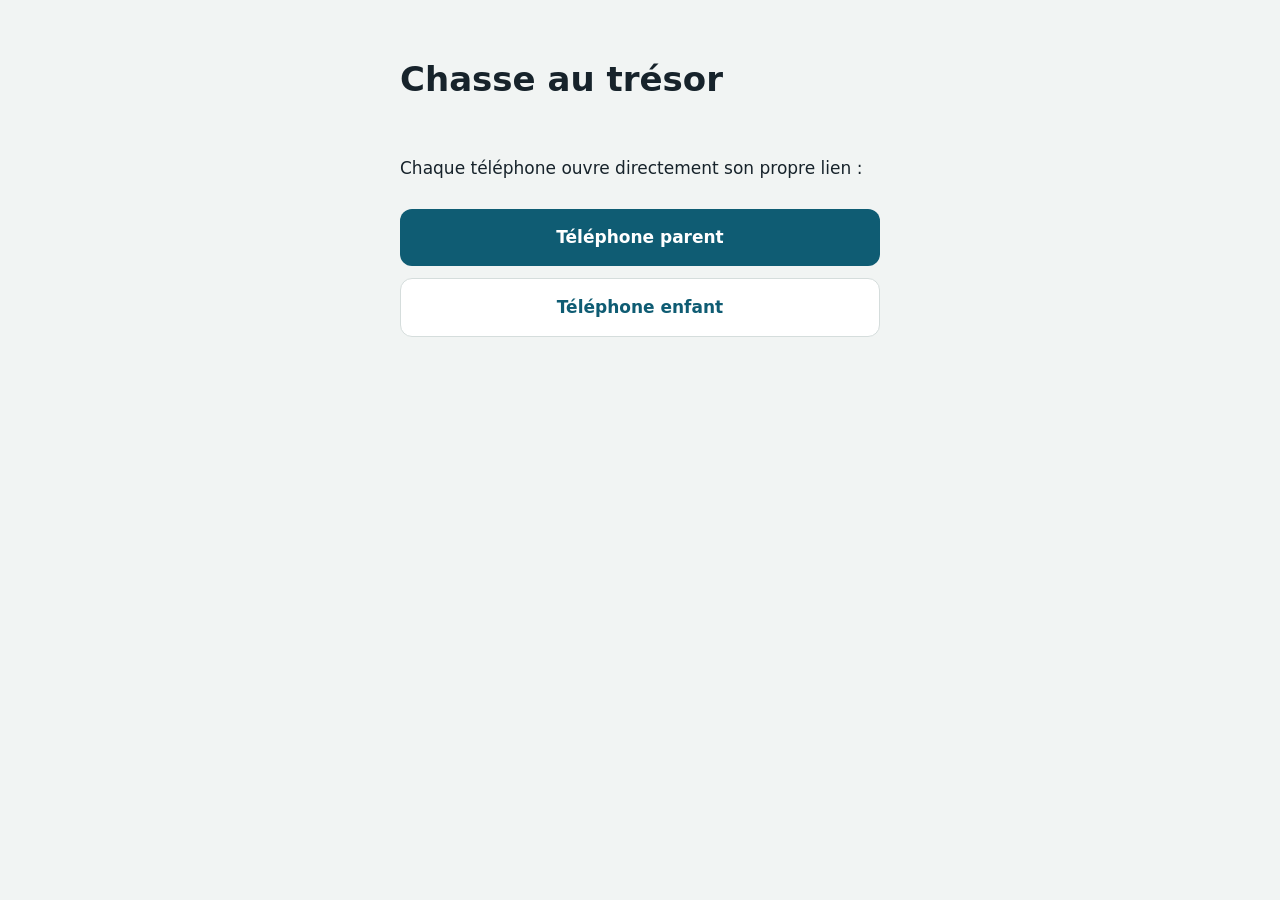
<file: index.html>
<!doctype html>
<html lang="fr">
<head>
  <meta charset="utf-8">
  <meta name="viewport" content="width=device-width, initial-scale=1">
  <title>Chasse au trésor</title>
  <style>
    body { margin: 0; padding: 32px 16px; background: #f1f4f3; color: #17232b; font: 17px/1.45 system-ui, -apple-system, 'Segoe UI', Roboto, sans-serif; }
    main { max-width: 480px; margin: 0 auto; display: flex; flex-direction: column; gap: 12px; }
    a { display: block; padding: 16px; border-radius: 12px; background: #0f5c73; color: #fff; font-weight: 700; text-decoration: none; text-align: center; }
    a.secondaire { background: #fff; color: #0f5c73; border: 1px solid #d5dddc; }
  </style>
</head>
<body>
  <main>
    <h1>Chasse au trésor</h1>
    <p>Chaque téléphone ouvre directement son propre lien :</p>
    <a href="pilote.html">Téléphone parent</a>
    <a class="secondaire" href="joueur.html">Téléphone enfant</a>
  </main>
</body>
</html>
</file>
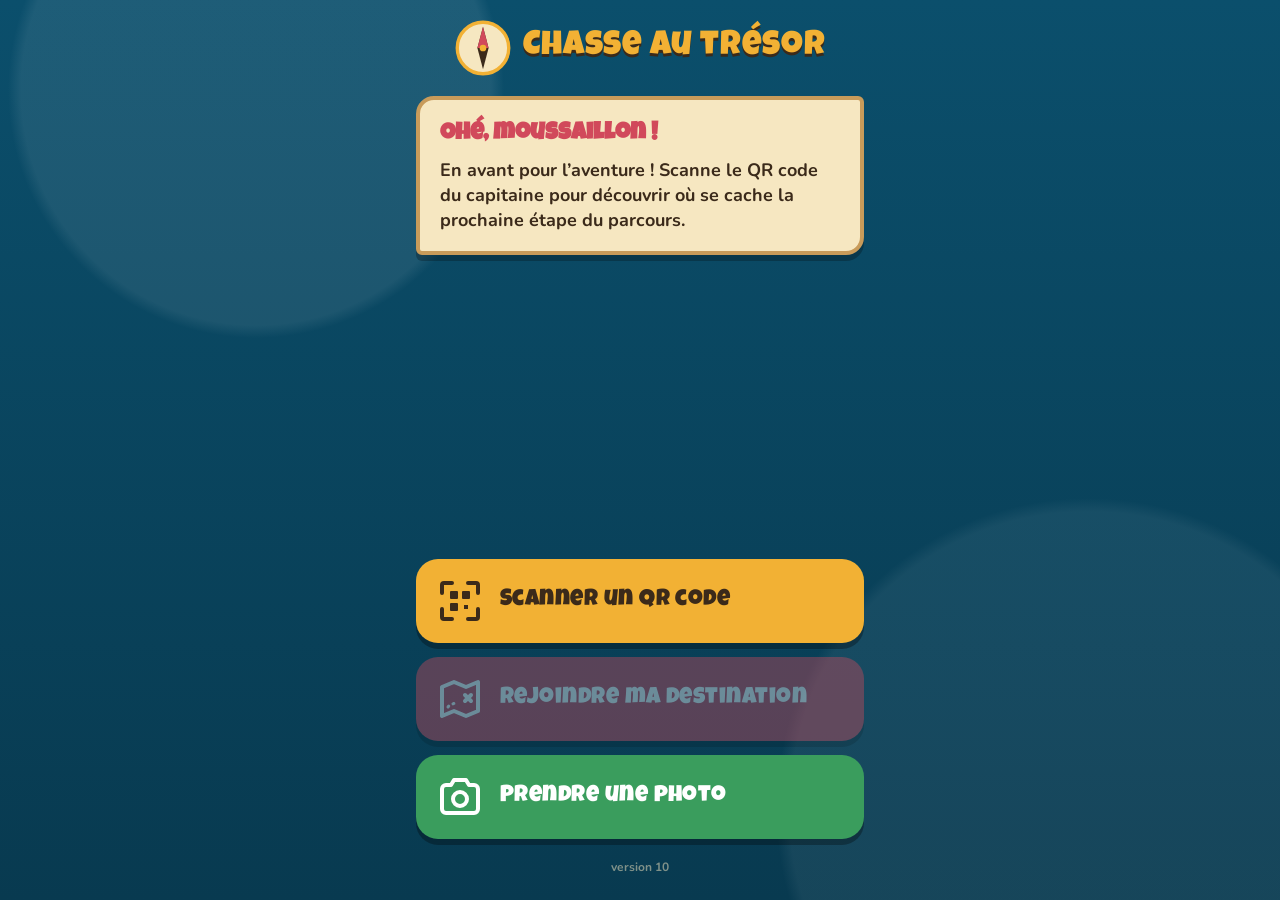
<file: joueur.html>
<!doctype html>
<html lang="fr">
<head>
  <meta charset="utf-8">
  <meta name="viewport" content="width=device-width, initial-scale=1, viewport-fit=cover">
  <title>Chasse au trésor</title>
  <meta name="theme-color" content="#0b4f6c">
  <meta name="apple-mobile-web-app-capable" content="yes">
  <meta name="mobile-web-app-capable" content="yes">
  <meta name="apple-mobile-web-app-title" content="Chasse au trésor">
  <meta name="apple-mobile-web-app-status-bar-style" content="black-translucent">
  <link rel="manifest" href="manifest-joueur.webmanifest">
  <link rel="icon" href="icones/carte.svg" type="image/svg+xml">
  <link rel="apple-touch-icon" href="icones/apple-touch-icon.png">
  <link rel="preconnect" href="https://fonts.googleapis.com">
  <link rel="preconnect" href="https://fonts.gstatic.com" crossorigin>
  <link rel="stylesheet" href="https://fonts.googleapis.com/css2?family=Luckiest+Guy&family=Nunito:wght@700;900&display=swap">
  <link rel="stylesheet" href="js/vendor/leaflet/leaflet.css">
  <link rel="stylesheet" href="css/joueur.css?v=10">
</head>
<body>
  <main class="ecran" id="accueil">
    <header class="titre">
      <svg class="boussole" viewBox="0 0 100 100" aria-hidden="true">
        <circle cx="50" cy="50" r="46" fill="#f6e7c1" stroke="#f2b134" stroke-width="6"/>
        <path d="M50 12 L60 50 L50 88 L40 50 Z" fill="#3b2a1a"/>
        <path d="M50 12 L60 50 L40 50 Z" fill="#d1495b"/>
        <circle cx="50" cy="50" r="6" fill="#f2b134"/>
      </svg>
      <h1>Chasse au trésor</h1>
    </header>

    <section class="parchemin" id="message" aria-live="polite">
      <p class="parchemin-titre" id="message-titre">Ohé, moussaillon !</p>
      <p id="message-texte">En avant pour l’aventure ! Scanne le QR code du capitaine pour découvrir où se cache la prochaine étape du parcours.</p>
      <div class="parchemin-boutons" id="boutons-fin" hidden>
        <button class="petit-bouton" id="btn-revoir-tresor" type="button">Revoir le trésor</button>
        <button class="petit-bouton petit-bouton-plein" id="btn-nouvelle-aventure" type="button">Nouvelle aventure</button>
      </div>
    </section>

    <nav class="actions">
      <button class="gros-bouton bouton-scan" id="btn-scanner" type="button">
        <svg viewBox="0 0 48 48" aria-hidden="true"><path d="M6 16V8a2 2 0 0 1 2-2h8M32 6h8a2 2 0 0 1 2 2v8M42 32v8a2 2 0 0 1-2 2h-8M16 42H8a2 2 0 0 1-2-2v-8" fill="none" stroke="currentColor" stroke-width="4" stroke-linecap="round"/><rect x="14" y="14" width="8" height="8" rx="1" fill="currentColor"/><rect x="26" y="14" width="8" height="8" rx="1" fill="currentColor"/><rect x="14" y="26" width="8" height="8" rx="1" fill="currentColor"/><rect x="28" y="28" width="4" height="4" fill="currentColor"/></svg>
        <span>Scanner un QR code</span>
      </button>
      <button class="gros-bouton bouton-carte" id="btn-destination" type="button">
        <svg viewBox="0 0 48 48" aria-hidden="true"><path d="M6 12l12-5 12 5 12-5v29l-12 5-12-5-12 5z" fill="none" stroke="currentColor" stroke-width="4" stroke-linejoin="round"/><path d="M29 20l6 6m0-6l-6 6" stroke="currentColor" stroke-width="4" stroke-linecap="round"/><path d="M12 32c3-4 6-2 9-6" fill="none" stroke="currentColor" stroke-width="3" stroke-linecap="round" stroke-dasharray="1 5"/></svg>
        <span>Rejoindre ma destination</span>
      </button>
      <label class="gros-bouton bouton-photo" for="champ-photo">
        <svg viewBox="0 0 48 48" aria-hidden="true"><path d="M6 16a4 4 0 0 1 4-4h5l3-5h12l3 5h5a4 4 0 0 1 4 4v20a4 4 0 0 1-4 4H10a4 4 0 0 1-4-4z" fill="none" stroke="currentColor" stroke-width="4" stroke-linejoin="round"/><circle cx="24" cy="26" r="7" fill="none" stroke="currentColor" stroke-width="4"/></svg>
        <span>Prendre une photo</span>
      </label>
      <input id="champ-photo" type="file" accept="image/*" capture="environment" hidden>
    </nav>
    <p class="version">version 10</p>
  </main>

  <!-- Scanner de QR code -->
  <section class="plein-ecran scanner" id="scanner" hidden aria-label="Scanner un QR code">
    <video id="video" playsinline muted></video>
    <div class="viseur" aria-hidden="true"></div>
    <p class="scanner-aide" id="scanner-aide">Vise le QR code du capitaine</p>
    <button class="bouton-fermer" id="btn-fermer-scanner" type="button">Fermer</button>
  </section>

  <!-- Nouvelle destination -->
  <section class="plein-ecran annonce" id="annonce" hidden>
    <div class="annonce-contenu">
      <svg class="coffre" viewBox="0 0 120 100" aria-hidden="true">
        <path d="M10 45 Q10 10 60 10 Q110 10 110 45 Z" fill="#a0522d" stroke="#3b2a1a" stroke-width="5"/>
        <rect x="10" y="45" width="100" height="45" rx="4" fill="#8b4513" stroke="#3b2a1a" stroke-width="5"/>
        <rect x="52" y="38" width="16" height="22" rx="3" fill="#f2b134" stroke="#3b2a1a" stroke-width="4"/>
        <path d="M10 45h100" stroke="#f2b134" stroke-width="6"/>
      </svg>
      <p class="annonce-titre" id="annonce-titre">Nouvelle destination !</p>
      <p class="annonce-texte" id="annonce-texte">Le trésor t’attend. Trouve ton chemin sur la carte. En avant, matelot !</p>
      <button class="gros-bouton bouton-carte" id="btn-voir-carte" type="button">
        <span>Voir la carte</span>
      </button>
      <button class="bouton-texte" id="btn-fermer-annonce" type="button">Plus tard</button>
    </div>
  </section>

  <!-- Carte intégrée -->
  <section class="plein-ecran carte" id="carte" hidden aria-label="Carte du trésor">
    <div id="carte-leaflet"></div>
    <p class="carte-distance" id="carte-distance" aria-live="polite">Recherche de ta position…</p>
    <div class="carte-boutons">
      <button class="bouton-rond" id="btn-recentrer" type="button">Recentrer</button>
      <button class="bouton-rond" id="btn-fermer-carte" type="button">Fermer</button>
    </div>
  </section>

  <!-- Arrivée sur le lieu -->
  <section class="plein-ecran annonce trouve" id="trouve" hidden>
    <div class="annonce-contenu">
      <svg class="coffre coffre-ouvert" viewBox="0 0 120 110" aria-hidden="true">
        <path d="M14 40 L24 6 L96 6 L106 40 Z" fill="#a0522d" stroke="#3b2a1a" stroke-width="5" stroke-linejoin="round"/>
        <ellipse cx="60" cy="48" rx="44" ry="10" fill="#f2b134"/>
        <circle cx="42" cy="44" r="7" fill="#ffd566" stroke="#b8860b" stroke-width="2"/>
        <circle cx="62" cy="42" r="7" fill="#ffd566" stroke="#b8860b" stroke-width="2"/>
        <circle cx="80" cy="46" r="7" fill="#ffd566" stroke="#b8860b" stroke-width="2"/>
        <rect x="12" y="50" width="96" height="48" rx="4" fill="#8b4513" stroke="#3b2a1a" stroke-width="5"/>
        <rect x="52" y="56" width="16" height="20" rx="3" fill="#f2b134" stroke="#3b2a1a" stroke-width="4"/>
      </svg>
      <p class="annonce-titre">Indice débloqué !</p>
      <p class="annonce-texte">Tu as franchi une nouvelle étape de l’aventure. Voici un nouveau défi ! Montre ton téléphone au capitaine pour découvrir la photo à reproduire.</p>
      <button class="gros-bouton bouton-scan" id="btn-fermer-trouve" type="button"><span>D'accord !</span></button>
    </div>
  </section>

  <!-- Grande célébration de fin de chasse -->
  <section class="plein-ecran celebration" id="celebration" hidden aria-live="assertive">
    <div class="rayons" aria-hidden="true"></div>
    <canvas id="confettis" aria-hidden="true"></canvas>
    <div class="celebration-contenu">
      <svg class="grand-coffre" viewBox="0 0 260 240" aria-hidden="true">
        <defs>
          <radialGradient id="lueur" cx="50%" cy="55%" r="55%">
            <stop offset="0%" stop-color="#fffbe0"/>
            <stop offset="45%" stop-color="#ffd24a" stop-opacity="0.85"/>
            <stop offset="100%" stop-color="#ffb300" stop-opacity="0"/>
          </radialGradient>
          <linearGradient id="bois" x1="0" x2="0" y1="0" y2="1">
            <stop offset="0%" stop-color="#c0703a"/>
            <stop offset="55%" stop-color="#9a4f22"/>
            <stop offset="100%" stop-color="#6e3413"/>
          </linearGradient>
          <linearGradient id="bois-couvercle" x1="0" x2="0" y1="0" y2="1">
            <stop offset="0%" stop-color="#d0824a"/>
            <stop offset="100%" stop-color="#8c451b"/>
          </linearGradient>
          <linearGradient id="bois-interieur" x1="0" x2="0" y1="0" y2="1">
            <stop offset="0%" stop-color="#5a2a10"/>
            <stop offset="100%" stop-color="#3a1a08"/>
          </linearGradient>
          <linearGradient id="fer" x1="0" x2="1" y1="0" y2="0">
            <stop offset="0%" stop-color="#4a4f57"/>
            <stop offset="45%" stop-color="#9aa3ad"/>
            <stop offset="100%" stop-color="#3b4047"/>
          </linearGradient>
          <linearGradient id="or" x1="0" x2="0" y1="0" y2="1">
            <stop offset="0%" stop-color="#fff0a0"/>
            <stop offset="45%" stop-color="#f6c233"/>
            <stop offset="100%" stop-color="#b87b0c"/>
          </linearGradient>
          <radialGradient id="piece" cx="35%" cy="30%" r="75%">
            <stop offset="0%" stop-color="#fff6c0"/>
            <stop offset="50%" stop-color="#f7c63a"/>
            <stop offset="100%" stop-color="#b8820e"/>
          </radialGradient>
        </defs>

        <!-- Ombre au sol et halo doré -->
        <ellipse cx="130" cy="226" rx="104" ry="9" fill="#000" opacity="0.35"/>
        <ellipse class="coffre-lueur" cx="130" cy="112" rx="130" ry="96" fill="url(#lueur)"/>

        <g class="coffre-tout">
          <!-- Intérieur du couvercle, visible une fois ouvert -->
          <g class="couvercle-int">
            <path d="M38 124 L28 34 Q130 14 232 34 L222 124 Z" fill="url(#bois-interieur)" stroke="#2a1405" stroke-width="5" stroke-linejoin="round"/>
            <path d="M34 94 Q130 80 226 94 M31 64 Q130 48 229 64" fill="none" stroke="#2a1405" stroke-width="3" opacity="0.7"/>
            <path d="M38 124 L28 34 Q130 14 232 34 L222 124" fill="none" stroke="url(#or)" stroke-width="7" stroke-linejoin="round"/>
            <path d="M70 120 L63 28 M190 120 L197 28" stroke="url(#fer)" stroke-width="12"/>
          </g>

          <!-- Le trésor -->
          <g class="coffre-or">
            <path d="M44 128 Q60 92 94 96 Q112 70 136 84 Q160 68 178 92 Q210 90 218 128 Z" fill="url(#or)" stroke="#9a6608" stroke-width="3"/>
            <g stroke="#a36d0a" stroke-width="2.5">
              <circle cx="74" cy="110" r="11" fill="url(#piece)"/>
              <circle cx="96" cy="100" r="11" fill="url(#piece)"/>
              <circle cx="158" cy="96" r="11" fill="url(#piece)"/>
              <circle cx="184" cy="108" r="11" fill="url(#piece)"/>
              <circle cx="120" cy="112" r="10" fill="url(#piece)"/>
              <circle cx="142" cy="114" r="10" fill="url(#piece)"/>
              <ellipse cx="204" cy="120" rx="11" ry="5" fill="url(#piece)"/>
              <ellipse cx="58" cy="122" rx="11" ry="5" fill="url(#piece)"/>
            </g>
            <!-- Couronne -->
            <g transform="translate(112 58)">
              <path d="M0 26 L2 4 L12 16 L18 0 L24 16 L34 4 L36 26 Z" fill="url(#or)" stroke="#8a5a06" stroke-width="2.5" stroke-linejoin="round"/>
              <rect x="0" y="24" width="36" height="7" rx="2" fill="url(#or)" stroke="#8a5a06" stroke-width="2.5"/>
              <circle cx="18" cy="27" r="2.8" fill="#d1495b"/>
              <circle cx="8" cy="27" r="2.2" fill="#3a9dd6"/>
              <circle cx="28" cy="27" r="2.2" fill="#3aa35d"/>
            </g>
            <!-- Pierres précieuses -->
            <path d="M82 80 l9 -8 9 8 -9 13z" fill="#d1495b" stroke="#7a1f2b" stroke-width="2.5" stroke-linejoin="round"/>
            <path d="M86 78 l5 -4 3 3z" fill="#fff" opacity="0.7"/>
            <path d="M166 76 l10 0 5 8 -10 12 -10 -12z" fill="#2fa860" stroke="#135c32" stroke-width="2.5" stroke-linejoin="round"/>
            <path d="M168 79 l6 0 -4 5z" fill="#fff" opacity="0.6"/>
            <path d="M200 96 l8 -9 8 9 -8 9z" fill="#3a8fd6" stroke="#174f80" stroke-width="2.5" stroke-linejoin="round"/>
            <!-- Collier de perles qui dépasse -->
            <path d="M58 126 Q70 150 88 132" fill="none" stroke="#fdf6ea" stroke-width="7" stroke-linecap="round" stroke-dasharray="0.1 8.5"/>
          </g>

          <!-- Caisse -->
          <g class="coffre-corps">
            <path d="M38 122 H222 V204 Q222 214 212 214 H48 Q38 214 38 204 Z" fill="url(#bois)" stroke="#2e1606" stroke-width="6" stroke-linejoin="round"/>
            <path d="M41 150 H219 M41 180 H219" stroke="#5a2a0e" stroke-width="3" opacity="0.8"/>
            <path d="M52 136 q20 -3 40 0 M120 164 q24 -3 48 0 M150 196 q18 -3 36 0 M60 196 q14 -2 28 0" fill="none" stroke="#e39a60" stroke-width="2" opacity="0.45" stroke-linecap="round"/>
            <!-- Ferrures -->
            <rect x="62" y="122" width="16" height="92" fill="url(#fer)" stroke="#23262b" stroke-width="3"/>
            <rect x="182" y="122" width="16" height="92" fill="url(#fer)" stroke="#23262b" stroke-width="3"/>
            <g fill="#d9dee3" stroke="#23262b" stroke-width="1.5">
              <circle cx="70" cy="134" r="3"/><circle cx="70" cy="168" r="3"/><circle cx="70" cy="202" r="3"/>
              <circle cx="190" cy="134" r="3"/><circle cx="190" cy="168" r="3"/><circle cx="190" cy="202" r="3"/>
            </g>
            <!-- Coins dorés -->
            <path d="M38 190 V204 Q38 214 48 214 H62 L38 190 Z M222 190 V204 Q222 214 212 214 H198 L222 190 Z" fill="url(#or)" stroke="#2e1606" stroke-width="3" stroke-linejoin="round"/>
            <!-- Bord doré -->
            <rect x="34" y="118" width="192" height="12" rx="4" fill="url(#or)" stroke="#2e1606" stroke-width="4"/>
            <!-- Serrure -->
            <path d="M112 124 H148 V156 Q148 172 130 180 Q112 172 112 156 Z" fill="url(#or)" stroke="#2e1606" stroke-width="4" stroke-linejoin="round"/>
            <circle cx="130" cy="146" r="6" fill="#2e1606"/>
            <path d="M127 148 L125 162 H135 L133 148 Z" fill="#2e1606"/>
            <path d="M118 130 Q122 128 126 130" stroke="#fff8d0" stroke-width="2.5" fill="none" stroke-linecap="round"/>
          </g>

          <!-- Couvercle fermé (bombé) -->
          <g class="couvercle-ext">
            <path d="M34 124 Q34 50 130 46 Q226 50 226 124 Z" fill="url(#bois-couvercle)" stroke="#2e1606" stroke-width="6" stroke-linejoin="round"/>
            <path d="M40 100 Q130 88 220 100 M52 72 Q130 60 208 72" fill="none" stroke="#5a2a0e" stroke-width="3" opacity="0.8"/>
            <path d="M60 88 q18 -4 36 -2 M150 80 q20 -2 40 2" fill="none" stroke="#f0b07a" stroke-width="2" opacity="0.5" stroke-linecap="round"/>
            <path d="M62 124 V62 Q64 56 70 55 H78 V124 Z M182 124 V55 H190 Q196 56 198 62 V124 Z" fill="url(#fer)" stroke="#23262b" stroke-width="3"/>
            <g fill="#d9dee3" stroke="#23262b" stroke-width="1.5">
              <circle cx="70" cy="74" r="3"/><circle cx="70" cy="104" r="3"/><circle cx="190" cy="74" r="3"/><circle cx="190" cy="104" r="3"/>
            </g>
            <rect x="30" y="114" width="200" height="12" rx="4" fill="url(#or)" stroke="#2e1606" stroke-width="4"/>
            <path d="M118 112 H142 V128 Q130 136 118 128 Z" fill="url(#or)" stroke="#2e1606" stroke-width="3.5" stroke-linejoin="round"/>
            <path d="M70 60 Q130 44 190 60" fill="none" stroke="#f6c9a0" stroke-width="3" opacity="0.5" stroke-linecap="round"/>
          </g>
        </g>

        <!-- Éclats qui scintillent -->
        <g class="eclats" fill="#fffbe0">
          <path class="eclat" d="M40 40 l3 9 9 3 -9 3 -3 9 -3 -9 -9 -3 9 -3z"/>
          <path class="eclat" d="M222 52 l2.5 7 7 2.5 -7 2.5 -2.5 7 -2.5 -7 -7 -2.5 7 -2.5z"/>
          <path class="eclat" d="M200 16 l2 6 6 2 -6 2 -2 6 -2 -6 -6 -2 6 -2z"/>
          <path class="eclat" d="M60 8 l2 6 6 2 -6 2 -2 6 -2 -6 -6 -2 6 -2z"/>
        </g>
      </svg>
      <h2 class="celebration-titre">Trésor trouvé !</h2>
      <p class="celebration-texte">Bravo, moussaillons ! Vous êtes de vrais pirates !</p>
      <p class="diplome" id="diplome">Grand trésor du jour</p>
      <div class="celebration-boutons">
        <button class="gros-bouton bouton-scan" id="btn-rejouer" type="button"><span>Encore une fois !</span></button>
        <button class="bouton-texte" id="btn-fermer-celebration" type="button">Retour</button>
      </div>
    </div>
  </section>

  <!-- Photo souvenir -->
  <section class="plein-ecran photo" id="photo" hidden>
    <p class="annonce-titre">Montre ta photo au capitaine !</p>
    <img id="photo-image" alt="Ta photo souvenir">
    <div class="photo-boutons">
      <label class="gros-bouton bouton-photo" for="champ-photo"><span>Reprendre</span></label>
      <button class="gros-bouton bouton-retour" id="btn-fermer-photo" type="button"><span>Fermer</span></button>
    </div>
  </section>

  <script src="js/vendor/jsQR.js"></script>
  <script src="js/vendor/leaflet/leaflet.js"></script>
  <script src="js/joueur.js?v=10"></script>
</body>
</html>
</file>
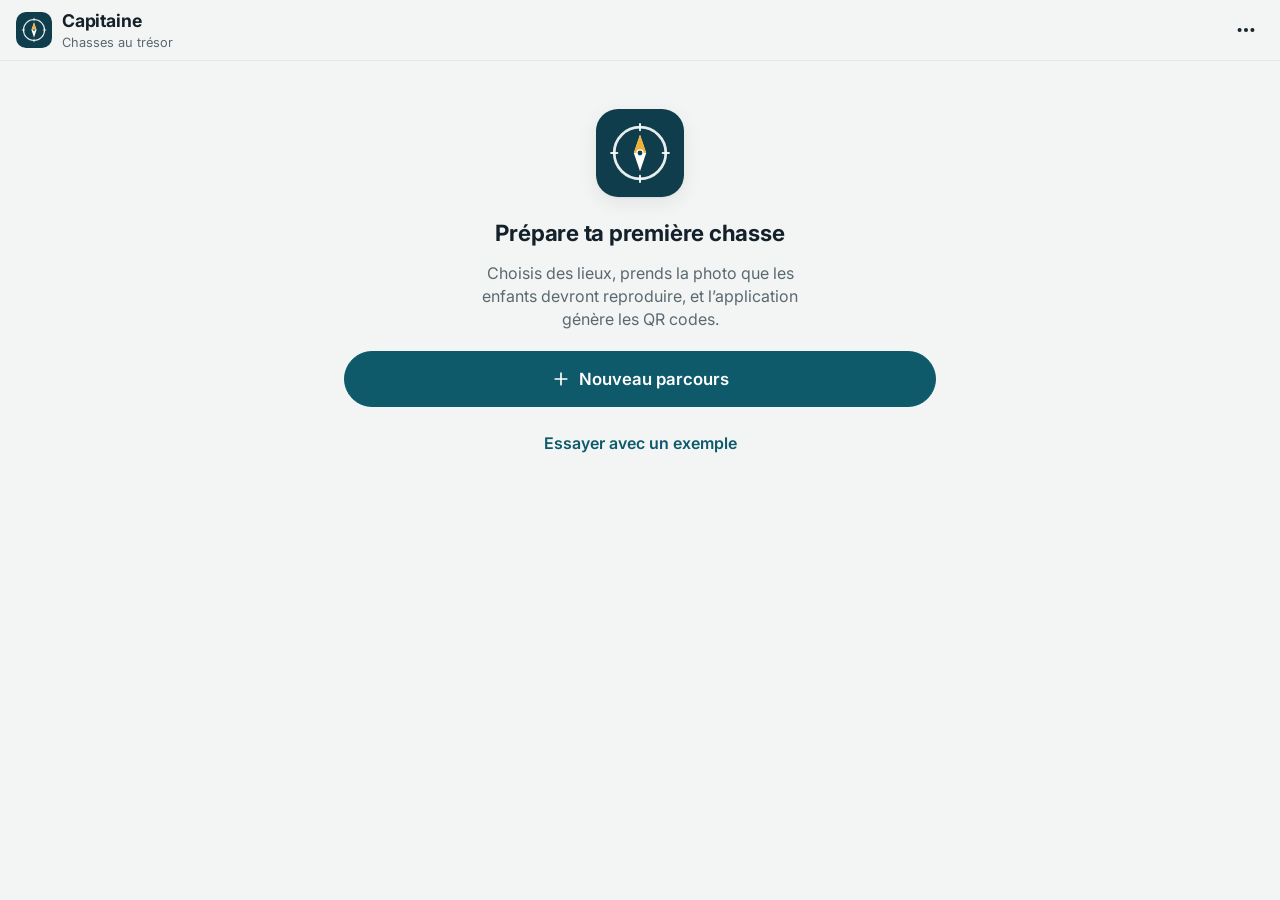
<file: pilote.html>
<!doctype html>
<html lang="fr">
<head>
  <meta charset="utf-8">
  <meta name="viewport" content="width=device-width, initial-scale=1, viewport-fit=cover">
  <title>Capitaine – Chasse au trésor</title>
  <meta name="description" content="Préparer et piloter les chasses au trésor des enfants.">
  <meta name="theme-color" content="#f3f5f4" media="(prefers-color-scheme: light)">
  <meta name="theme-color" content="#0e1518" media="(prefers-color-scheme: dark)">
  <meta name="mobile-web-app-capable" content="yes">
  <meta name="apple-mobile-web-app-capable" content="yes">
  <meta name="apple-mobile-web-app-title" content="Capitaine">
  <meta name="apple-mobile-web-app-status-bar-style" content="default">
  <link rel="manifest" href="manifest-pilote.webmanifest">
  <link rel="icon" href="icones/parent.svg" type="image/svg+xml">
  <link rel="apple-touch-icon" href="icones/parent-apple-touch.png">
  <link rel="preconnect" href="https://fonts.googleapis.com">
  <link rel="preconnect" href="https://fonts.gstatic.com" crossorigin>
  <link rel="stylesheet" href="https://fonts.googleapis.com/css2?family=Inter:wght@400;500;600;700&display=swap">
  <link rel="stylesheet" href="js/vendor/leaflet/leaflet.css">
  <link rel="stylesheet" href="css/pilote.css?v=7">
</head>
<body>
  <div id="app"></div>
  <div id="toast" class="toast" role="status" aria-live="polite" hidden></div>
  <script src="js/vendor/qrcode.js"></script>
  <script src="js/vendor/leaflet/leaflet.js"></script>
  <script src="js/stockage.js?v=3"></script>
  <script src="js/pilote.js?v=7"></script>
</body>
</html>
</file>
<file: js/vendor/leaflet/leaflet.css>
/* required styles */

.leaflet-pane,
.leaflet-tile,
.leaflet-marker-icon,
.leaflet-marker-shadow,
.leaflet-tile-container,
.leaflet-pane > svg,
.leaflet-pane > canvas,
.leaflet-zoom-box,
.leaflet-image-layer,
.leaflet-layer {
	position: absolute;
	left: 0;
	top: 0;
	}
.leaflet-container {
	overflow: hidden;
	}
.leaflet-tile,
.leaflet-marker-icon,
.leaflet-marker-shadow {
	-webkit-user-select: none;
	   -moz-user-select: none;
	        user-select: none;
	  -webkit-user-drag: none;
	}
/* Prevents IE11 from highlighting tiles in blue */
.leaflet-tile::selection {
	background: transparent;
}
/* Safari renders non-retina tile on retina better with this, but Chrome is worse */
.leaflet-safari .leaflet-tile {
	image-rendering: -webkit-optimize-contrast;
	}
/* hack that prevents hw layers "stretching" when loading new tiles */
.leaflet-safari .leaflet-tile-container {
	width: 1600px;
	height: 1600px;
	-webkit-transform-origin: 0 0;
	}
.leaflet-marker-icon,
.leaflet-marker-shadow {
	display: block;
	}
/* .leaflet-container svg: reset svg max-width decleration shipped in Joomla! (joomla.org) 3.x */
/* .leaflet-container img: map is broken in FF if you have max-width: 100% on tiles */
.leaflet-container .leaflet-overlay-pane svg {
	max-width: none !important;
	max-height: none !important;
	}
.leaflet-container .leaflet-marker-pane img,
.leaflet-container .leaflet-shadow-pane img,
.leaflet-container .leaflet-tile-pane img,
.leaflet-container img.leaflet-image-layer,
.leaflet-container .leaflet-tile {
	max-width: none !important;
	max-height: none !important;
	width: auto;
	padding: 0;
	}

.leaflet-container img.leaflet-tile {
	/* See: https://bugs.chromium.org/p/chromium/issues/detail?id=600120 */
	mix-blend-mode: plus-lighter;
}

.leaflet-container.leaflet-touch-zoom {
	-ms-touch-action: pan-x pan-y;
	touch-action: pan-x pan-y;
	}
.leaflet-container.leaflet-touch-drag {
	-ms-touch-action: pinch-zoom;
	/* Fallback for FF which doesn't support pinch-zoom */
	touch-action: none;
	touch-action: pinch-zoom;
}
.leaflet-container.leaflet-touch-drag.leaflet-touch-zoom {
	-ms-touch-action: none;
	touch-action: none;
}
.leaflet-container {
	-webkit-tap-highlight-color: transparent;
}
.leaflet-container a {
	-webkit-tap-highlight-color: rgba(51, 181, 229, 0.4);
}
.leaflet-tile {
	filter: inherit;
	visibility: hidden;
	}
.leaflet-tile-loaded {
	visibility: inherit;
	}
.leaflet-zoom-box {
	width: 0;
	height: 0;
	-moz-box-sizing: border-box;
	     box-sizing: border-box;
	z-index: 800;
	}
/* workaround for https://bugzilla.mozilla.org/show_bug.cgi?id=888319 */
.leaflet-overlay-pane svg {
	-moz-user-select: none;
	}

.leaflet-pane         { z-index: 400; }

.leaflet-tile-pane    { z-index: 200; }
.leaflet-overlay-pane { z-index: 400; }
.leaflet-shadow-pane  { z-index: 500; }
.leaflet-marker-pane  { z-index: 600; }
.leaflet-tooltip-pane   { z-index: 650; }
.leaflet-popup-pane   { z-index: 700; }

.leaflet-map-pane canvas { z-index: 100; }
.leaflet-map-pane svg    { z-index: 200; }

.leaflet-vml-shape {
	width: 1px;
	height: 1px;
	}
.lvml {
	behavior: url(#default#VML);
	display: inline-block;
	position: absolute;
	}


/* control positioning */

.leaflet-control {
	position: relative;
	z-index: 800;
	pointer-events: visiblePainted; /* IE 9-10 doesn't have auto */
	pointer-events: auto;
	}
.leaflet-top,
.leaflet-bottom {
	position: absolute;
	z-index: 1000;
	pointer-events: none;
	}
.leaflet-top {
	top: 0;
	}
.leaflet-right {
	right: 0;
	}
.leaflet-bottom {
	bottom: 0;
	}
.leaflet-left {
	left: 0;
	}
.leaflet-control {
	float: left;
	clear: both;
	}
.leaflet-right .leaflet-control {
	float: right;
	}
.leaflet-top .leaflet-control {
	margin-top: 10px;
	}
.leaflet-bottom .leaflet-control {
	margin-bottom: 10px;
	}
.leaflet-left .leaflet-control {
	margin-left: 10px;
	}
.leaflet-right .leaflet-control {
	margin-right: 10px;
	}


/* zoom and fade animations */

.leaflet-fade-anim .leaflet-popup {
	opacity: 0;
	-webkit-transition: opacity 0.2s linear;
	   -moz-transition: opacity 0.2s linear;
	        transition: opacity 0.2s linear;
	}
.leaflet-fade-anim .leaflet-map-pane .leaflet-popup {
	opacity: 1;
	}
.leaflet-zoom-animated {
	-webkit-transform-origin: 0 0;
	    -ms-transform-origin: 0 0;
	        transform-origin: 0 0;
	}
svg.leaflet-zoom-animated {
	will-change: transform;
}

.leaflet-zoom-anim .leaflet-zoom-animated {
	-webkit-transition: -webkit-transform 0.25s cubic-bezier(0,0,0.25,1);
	   -moz-transition:    -moz-transform 0.25s cubic-bezier(0,0,0.25,1);
	        transition:         transform 0.25s cubic-bezier(0,0,0.25,1);
	}
.leaflet-zoom-anim .leaflet-tile,
.leaflet-pan-anim .leaflet-tile {
	-webkit-transition: none;
	   -moz-transition: none;
	        transition: none;
	}

.leaflet-zoom-anim .leaflet-zoom-hide {
	visibility: hidden;
	}


/* cursors */

.leaflet-interactive {
	cursor: pointer;
	}
.leaflet-grab {
	cursor: -webkit-grab;
	cursor:    -moz-grab;
	cursor:         grab;
	}
.leaflet-crosshair,
.leaflet-crosshair .leaflet-interactive {
	cursor: crosshair;
	}
.leaflet-popup-pane,
.leaflet-control {
	cursor: auto;
	}
.leaflet-dragging .leaflet-grab,
.leaflet-dragging .leaflet-grab .leaflet-interactive,
.leaflet-dragging .leaflet-marker-draggable {
	cursor: move;
	cursor: -webkit-grabbing;
	cursor:    -moz-grabbing;
	cursor:         grabbing;
	}

/* marker & overlays interactivity */
.leaflet-marker-icon,
.leaflet-marker-shadow,
.leaflet-image-layer,
.leaflet-pane > svg path,
.leaflet-tile-container {
	pointer-events: none;
	}

.leaflet-marker-icon.leaflet-interactive,
.leaflet-image-layer.leaflet-interactive,
.leaflet-pane > svg path.leaflet-interactive,
svg.leaflet-image-layer.leaflet-interactive path {
	pointer-events: visiblePainted; /* IE 9-10 doesn't have auto */
	pointer-events: auto;
	}

/* visual tweaks */

.leaflet-container {
	background: #ddd;
	outline-offset: 1px;
	}
.leaflet-container a {
	color: #0078A8;
	}
.leaflet-zoom-box {
	border: 2px dotted #38f;
	background: rgba(255,255,255,0.5);
	}


/* general typography */
.leaflet-container {
	font-family: "Helvetica Neue", Arial, Helvetica, sans-serif;
	font-size: 12px;
	font-size: 0.75rem;
	line-height: 1.5;
	}


/* general toolbar styles */

.leaflet-bar {
	box-shadow: 0 1px 5px rgba(0,0,0,0.65);
	border-radius: 4px;
	}
.leaflet-bar a {
	background-color: #fff;
	border-bottom: 1px solid #ccc;
	width: 26px;
	height: 26px;
	line-height: 26px;
	display: block;
	text-align: center;
	text-decoration: none;
	color: black;
	}
.leaflet-bar a,
.leaflet-control-layers-toggle {
	background-position: 50% 50%;
	background-repeat: no-repeat;
	display: block;
	}
.leaflet-bar a:hover,
.leaflet-bar a:focus {
	background-color: #f4f4f4;
	}
.leaflet-bar a:first-child {
	border-top-left-radius: 4px;
	border-top-right-radius: 4px;
	}
.leaflet-bar a:last-child {
	border-bottom-left-radius: 4px;
	border-bottom-right-radius: 4px;
	border-bottom: none;
	}
.leaflet-bar a.leaflet-disabled {
	cursor: default;
	background-color: #f4f4f4;
	color: #bbb;
	}

.leaflet-touch .leaflet-bar a {
	width: 30px;
	height: 30px;
	line-height: 30px;
	}
.leaflet-touch .leaflet-bar a:first-child {
	border-top-left-radius: 2px;
	border-top-right-radius: 2px;
	}
.leaflet-touch .leaflet-bar a:last-child {
	border-bottom-left-radius: 2px;
	border-bottom-right-radius: 2px;
	}

/* zoom control */

.leaflet-control-zoom-in,
.leaflet-control-zoom-out {
	font: bold 18px 'Lucida Console', Monaco, monospace;
	text-indent: 1px;
	}

.leaflet-touch .leaflet-control-zoom-in, .leaflet-touch .leaflet-control-zoom-out  {
	font-size: 22px;
	}


/* layers control */

.leaflet-control-layers {
	box-shadow: 0 1px 5px rgba(0,0,0,0.4);
	background: #fff;
	border-radius: 5px;
	}
.leaflet-control-layers-toggle {
	background-image: url(images/layers.png);
	width: 36px;
	height: 36px;
	}
.leaflet-retina .leaflet-control-layers-toggle {
	background-image: url(images/layers-2x.png);
	background-size: 26px 26px;
	}
.leaflet-touch .leaflet-control-layers-toggle {
	width: 44px;
	height: 44px;
	}
.leaflet-control-layers .leaflet-control-layers-list,
.leaflet-control-layers-expanded .leaflet-control-layers-toggle {
	display: none;
	}
.leaflet-control-layers-expanded .leaflet-control-layers-list {
	display: block;
	position: relative;
	}
.leaflet-control-layers-expanded {
	padding: 6px 10px 6px 6px;
	color: #333;
	background: #fff;
	}
.leaflet-control-layers-scrollbar {
	overflow-y: scroll;
	overflow-x: hidden;
	padding-right: 5px;
	}
.leaflet-control-layers-selector {
	margin-top: 2px;
	position: relative;
	top: 1px;
	}
.leaflet-control-layers label {
	display: block;
	font-size: 13px;
	font-size: 1.08333em;
	}
.leaflet-control-layers-separator {
	height: 0;
	border-top: 1px solid #ddd;
	margin: 5px -10px 5px -6px;
	}

/* Default icon URLs */
.leaflet-default-icon-path { /* used only in path-guessing heuristic, see L.Icon.Default */
	background-image: url(images/marker-icon.png);
	}


/* attribution and scale controls */

.leaflet-container .leaflet-control-attribution {
	background: #fff;
	background: rgba(255, 255, 255, 0.8);
	margin: 0;
	}
.leaflet-control-attribution,
.leaflet-control-scale-line {
	padding: 0 5px;
	color: #333;
	line-height: 1.4;
	}
.leaflet-control-attribution a {
	text-decoration: none;
	}
.leaflet-control-attribution a:hover,
.leaflet-control-attribution a:focus {
	text-decoration: underline;
	}
.leaflet-attribution-flag {
	display: inline !important;
	vertical-align: baseline !important;
	width: 1em;
	height: 0.6669em;
	}
.leaflet-left .leaflet-control-scale {
	margin-left: 5px;
	}
.leaflet-bottom .leaflet-control-scale {
	margin-bottom: 5px;
	}
.leaflet-control-scale-line {
	border: 2px solid #777;
	border-top: none;
	line-height: 1.1;
	padding: 2px 5px 1px;
	white-space: nowrap;
	-moz-box-sizing: border-box;
	     box-sizing: border-box;
	background: rgba(255, 255, 255, 0.8);
	text-shadow: 1px 1px #fff;
	}
.leaflet-control-scale-line:not(:first-child) {
	border-top: 2px solid #777;
	border-bottom: none;
	margin-top: -2px;
	}
.leaflet-control-scale-line:not(:first-child):not(:last-child) {
	border-bottom: 2px solid #777;
	}

.leaflet-touch .leaflet-control-attribution,
.leaflet-touch .leaflet-control-layers,
.leaflet-touch .leaflet-bar {
	box-shadow: none;
	}
.leaflet-touch .leaflet-control-layers,
.leaflet-touch .leaflet-bar {
	border: 2px solid rgba(0,0,0,0.2);
	background-clip: padding-box;
	}


/* popup */

.leaflet-popup {
	position: absolute;
	text-align: center;
	margin-bottom: 20px;
	}
.leaflet-popup-content-wrapper {
	padding: 1px;
	text-align: left;
	border-radius: 12px;
	}
.leaflet-popup-content {
	margin: 13px 24px 13px 20px;
	line-height: 1.3;
	font-size: 13px;
	font-size: 1.08333em;
	min-height: 1px;
	}
.leaflet-popup-content p {
	margin: 17px 0;
	margin: 1.3em 0;
	}
.leaflet-popup-tip-container {
	width: 40px;
	height: 20px;
	position: absolute;
	left: 50%;
	margin-top: -1px;
	margin-left: -20px;
	overflow: hidden;
	pointer-events: none;
	}
.leaflet-popup-tip {
	width: 17px;
	height: 17px;
	padding: 1px;

	margin: -10px auto 0;
	pointer-events: auto;

	-webkit-transform: rotate(45deg);
	   -moz-transform: rotate(45deg);
	    -ms-transform: rotate(45deg);
	        transform: rotate(45deg);
	}
.leaflet-popup-content-wrapper,
.leaflet-popup-tip {
	background: white;
	color: #333;
	box-shadow: 0 3px 14px rgba(0,0,0,0.4);
	}
.leaflet-container a.leaflet-popup-close-button {
	position: absolute;
	top: 0;
	right: 0;
	border: none;
	text-align: center;
	width: 24px;
	height: 24px;
	font: 16px/24px Tahoma, Verdana, sans-serif;
	color: #757575;
	text-decoration: none;
	background: transparent;
	}
.leaflet-container a.leaflet-popup-close-button:hover,
.leaflet-container a.leaflet-popup-close-button:focus {
	color: #585858;
	}
.leaflet-popup-scrolled {
	overflow: auto;
	}

.leaflet-oldie .leaflet-popup-content-wrapper {
	-ms-zoom: 1;
	}
.leaflet-oldie .leaflet-popup-tip {
	width: 24px;
	margin: 0 auto;

	-ms-filter: "progid:DXImageTransform.Microsoft.Matrix(M11=0.70710678, M12=0.70710678, M21=-0.70710678, M22=0.70710678)";
	filter: progid:DXImageTransform.Microsoft.Matrix(M11=0.70710678, M12=0.70710678, M21=-0.70710678, M22=0.70710678);
	}

.leaflet-oldie .leaflet-control-zoom,
.leaflet-oldie .leaflet-control-layers,
.leaflet-oldie .leaflet-popup-content-wrapper,
.leaflet-oldie .leaflet-popup-tip {
	border: 1px solid #999;
	}


/* div icon */

.leaflet-div-icon {
	background: #fff;
	border: 1px solid #666;
	}


/* Tooltip */
/* Base styles for the element that has a tooltip */
.leaflet-tooltip {
	position: absolute;
	padding: 6px;
	background-color: #fff;
	border: 1px solid #fff;
	border-radius: 3px;
	color: #222;
	white-space: nowrap;
	-webkit-user-select: none;
	-moz-user-select: none;
	-ms-user-select: none;
	user-select: none;
	pointer-events: none;
	box-shadow: 0 1px 3px rgba(0,0,0,0.4);
	}
.leaflet-tooltip.leaflet-interactive {
	cursor: pointer;
	pointer-events: auto;
	}
.leaflet-tooltip-top:before,
.leaflet-tooltip-bottom:before,
.leaflet-tooltip-left:before,
.leaflet-tooltip-right:before {
	position: absolute;
	pointer-events: none;
	border: 6px solid transparent;
	background: transparent;
	content: "";
	}

/* Directions */

.leaflet-tooltip-bottom {
	margin-top: 6px;
}
.leaflet-tooltip-top {
	margin-top: -6px;
}
.leaflet-tooltip-bottom:before,
.leaflet-tooltip-top:before {
	left: 50%;
	margin-left: -6px;
	}
.leaflet-tooltip-top:before {
	bottom: 0;
	margin-bottom: -12px;
	border-top-color: #fff;
	}
.leaflet-tooltip-bottom:before {
	top: 0;
	margin-top: -12px;
	margin-left: -6px;
	border-bottom-color: #fff;
	}
.leaflet-tooltip-left {
	margin-left: -6px;
}
.leaflet-tooltip-right {
	margin-left: 6px;
}
.leaflet-tooltip-left:before,
.leaflet-tooltip-right:before {
	top: 50%;
	margin-top: -6px;
	}
.leaflet-tooltip-left:before {
	right: 0;
	margin-right: -12px;
	border-left-color: #fff;
	}
.leaflet-tooltip-right:before {
	left: 0;
	margin-left: -12px;
	border-right-color: #fff;
	}

/* Printing */

@media print {
	/* Prevent printers from removing background-images of controls. */
	.leaflet-control {
		-webkit-print-color-adjust: exact;
		print-color-adjust: exact;
		}
	}
</file>
<file: css/joueur.css>
/* Téléphone enfant : univers pirate, gros boutons, peu d'éléments. */

:root {
  --mer: #0b4f6c;
  --mer-profonde: #083a50;
  --parchemin: #f6e7c1;
  --parchemin-bord: #c89b5a;
  --or: #f2b134;
  --rouge: #d1495b;
  --vert: #3a9d5d;
  --encre: #3b2a1a;
  --titre: 'Luckiest Guy', 'Arial Rounded MT Bold', 'Trebuchet MS', sans-serif;
  --texte: 'Nunito', 'Trebuchet MS', system-ui, sans-serif;
  color-scheme: dark;
}

* { box-sizing: border-box; }
[hidden] { display: none !important; }

html, body { height: 100%; }
body {
  margin: 0;
  background:
    radial-gradient(circle at 20% 10%, rgba(255, 255, 255, 0.08) 0 18%, transparent 19%),
    radial-gradient(circle at 85% 90%, rgba(255, 255, 255, 0.06) 0 22%, transparent 23%),
    linear-gradient(180deg, var(--mer) 0%, var(--mer-profonde) 100%);
  background-attachment: fixed;
  color: var(--parchemin);
  font-family: var(--texte);
  font-weight: 700;
  font-size: 18px;
  line-height: 1.4;
  -webkit-tap-highlight-color: transparent;
  -webkit-text-size-adjust: 100%;
}

:focus-visible { outline: 4px solid var(--or); outline-offset: 3px; }

.ecran {
  display: flex;
  flex-direction: column;
  gap: 20px;
  min-height: 100%;
  max-width: 480px;
  margin: 0 auto;
  padding: calc(20px + env(safe-area-inset-top, 0px)) 16px calc(24px + env(safe-area-inset-bottom, 0px));
}

.titre { display: flex; align-items: center; justify-content: center; gap: 12px; }
.titre h1 {
  margin: 0;
  font-family: var(--titre);
  font-weight: 400;
  font-size: 2.1rem;
  letter-spacing: 0.02em;
  color: var(--or);
  text-shadow: 0 3px 0 var(--encre);
  text-wrap: balance;
}
.boussole { width: 56px; height: 56px; flex: none; }
@media (prefers-reduced-motion: no-preference) {
  .boussole path { transform-origin: 50px 50px; animation: aiguille 6s ease-in-out infinite; }
  @keyframes aiguille { 0%, 100% { transform: rotate(-12deg); } 50% { transform: rotate(14deg); } }
}

.parchemin {
  padding: 18px 20px;
  border: 4px solid var(--parchemin-bord);
  border-radius: 18px 6px 18px 6px;
  background: var(--parchemin);
  color: var(--encre);
  box-shadow: 0 6px 0 rgba(0, 0, 0, 0.25);
}
.parchemin p { margin: 0; }
.parchemin-boutons { display: flex; flex-wrap: wrap; gap: 10px; margin-top: 14px; }
.petit-bouton {
  flex: 1;
  min-height: 48px;
  padding: 8px 14px;
  border: 3px solid var(--encre);
  border-radius: 14px;
  background: transparent;
  color: var(--encre);
  font: 900 1rem/1.1 var(--texte, 'Nunito', sans-serif);
  cursor: pointer;
}
.petit-bouton-plein { background: var(--encre); color: var(--parchemin); }
.parchemin-titre { font-family: var(--titre); font-size: 1.5rem; color: var(--rouge); margin-bottom: 6px !important; }

.actions { display: flex; flex-direction: column; gap: 14px; margin-top: auto; }

.gros-bouton {
  display: flex;
  align-items: center;
  gap: 16px;
  width: 100%;
  min-height: 84px;
  padding: 14px 20px;
  border: 0;
  border-radius: 22px;
  box-shadow: 0 6px 0 rgba(0, 0, 0, 0.3);
  font-family: var(--titre);
  font-weight: 400;
  font-size: 1.45rem;
  line-height: 1.1;
  letter-spacing: 0.02em;
  text-align: left;
  text-decoration: none;
  cursor: pointer;
  touch-action: manipulation;
}
.gros-bouton svg { width: 48px; height: 48px; flex: none; }
.gros-bouton:active:not(:disabled) { transform: translateY(4px); box-shadow: 0 2px 0 rgba(0, 0, 0, 0.3); }
.gros-bouton:disabled { opacity: 0.4; cursor: default; }
.bouton-scan { background: var(--or); color: var(--encre); }
.bouton-carte { background: var(--rouge); color: #fff; }
.bouton-photo { background: var(--vert); color: #fff; }
.bouton-retour { background: var(--parchemin); color: var(--encre); }

/* Écrans plein écran */
.plein-ecran {
  position: fixed;
  inset: 0;
  z-index: 10;
  display: flex;
  flex-direction: column;
  align-items: center;
  justify-content: center;
  gap: 18px;
  padding: calc(20px + env(safe-area-inset-top, 0px)) 16px calc(20px + env(safe-area-inset-bottom, 0px));
  background: var(--mer-profonde);
  text-align: center;
}

.scanner { background: #000; padding: 0; }
.scanner video { position: absolute; inset: 0; width: 100%; height: 100%; object-fit: cover; }
.viseur {
  position: relative;
  width: min(70vw, 300px);
  aspect-ratio: 1;
  max-width: 100%;
  border: 6px solid var(--or);
  border-radius: 24px;
  box-shadow: 0 0 0 100vmax rgba(0, 0, 0, 0.45);
}
.scanner-aide {
  position: absolute;
  left: 16px;
  right: 16px;
  top: calc(24px + env(safe-area-inset-top, 0px));
  margin: 0;
  padding: 12px 16px;
  border-radius: 14px;
  background: var(--parchemin);
  color: var(--encre);
}
.bouton-fermer {
  position: absolute;
  left: 50%;
  bottom: calc(28px + env(safe-area-inset-bottom, 0px));
  transform: translateX(-50%);
  min-width: 160px;
  min-height: 56px;
  padding: 10px 24px;
  border: 0;
  border-radius: 999px;
  background: var(--parchemin);
  color: var(--encre);
  font: inherit;
  font-size: 1.1rem;
  cursor: pointer;
}

.annonce-contenu { display: flex; flex-direction: column; align-items: center; gap: 16px; width: 100%; max-width: 420px; }
.coffre { width: 140px; height: auto; }
@media (prefers-reduced-motion: no-preference) {
  .annonce:not([hidden]) .coffre { animation: sautille 0.9s ease-out; }
  @keyframes sautille { 0% { transform: scale(0.4) rotate(-10deg); } 60% { transform: scale(1.15) rotate(4deg); } 100% { transform: scale(1); } }
}
.annonce-titre { margin: 0; font-family: var(--titre); font-size: 2rem; color: var(--or); text-shadow: 0 3px 0 var(--encre); text-wrap: balance; }
.annonce-texte { margin: 0; font-size: 1.15rem; }
.annonce .gros-bouton { justify-content: center; text-align: center; }
.bouton-texte { min-height: 48px; padding: 8px 16px; border: 0; background: none; color: var(--parchemin); font: inherit; text-decoration: underline; cursor: pointer; }

.photo { justify-content: flex-start; }
.photo img { flex: 1; min-height: 0; width: 100%; max-width: 480px; object-fit: contain; border: 6px solid var(--parchemin); border-radius: 16px; background: #000; }
.photo-boutons { display: flex; gap: 12px; width: 100%; max-width: 480px; }
.photo-boutons .gros-bouton { justify-content: center; min-height: 64px; font-size: 1.2rem; }
.version { margin: 0; text-align: center; font-size: 0.75rem; opacity: 0.5; }

/* Carte intégrée */
.carte { padding: 0; background: var(--mer-profonde); }
#carte-leaflet { position: absolute; inset: 0; z-index: 0; }
.carte-distance {
  position: absolute;
  z-index: 500;
  left: 16px;
  right: 16px;
  top: calc(16px + env(safe-area-inset-top, 0px));
  margin: 0;
  padding: 12px 16px;
  border: 4px solid var(--parchemin-bord);
  border-radius: 16px;
  background: var(--parchemin);
  color: var(--encre);
  font-size: 1.15rem;
  box-shadow: 0 4px 0 rgba(0, 0, 0, 0.25);
}
.carte-boutons {
  position: absolute;
  z-index: 500;
  left: 16px;
  right: 16px;
  bottom: calc(28px + env(safe-area-inset-bottom, 0px));
  display: flex;
  gap: 12px;
}
.bouton-rond {
  flex: 1;
  min-height: 60px;
  padding: 10px 16px;
  border: 0;
  border-radius: 999px;
  background: var(--parchemin);
  color: var(--encre);
  font: inherit;
  font-size: 1.15rem;
  box-shadow: 0 4px 0 rgba(0, 0, 0, 0.3);
  cursor: pointer;
}
.leaflet-container { font-family: var(--texte); background: #aad3df; }
.leaflet-control-attribution { font-size: 10px; }
.icone-tresor span {
  display: grid;
  place-items: center;
  width: 48px;
  height: 48px;
  border: 4px solid var(--encre);
  border-radius: 50%;
  background: var(--or);
  color: var(--rouge);
  font-family: var(--titre);
  font-size: 30px;
  line-height: 1;
  box-shadow: 0 3px 0 rgba(0, 0, 0, 0.35);
}
.icone-moi {
  border: 4px solid #fff;
  border-radius: 50%;
  background: #2b7de9;
  box-shadow: 0 0 0 2px rgba(0, 0, 0, 0.25);
}
.trouve { z-index: 20; background: radial-gradient(circle at 50% 35%, #145f7f 0%, var(--mer-profonde) 70%); }
.coffre-ouvert { width: 160px; }

/* Grande célébration de fin de chasse */
.celebration {
  z-index: 30;
  overflow: hidden;
  background: radial-gradient(circle at 50% 40%, #1d6f93 0%, var(--mer-profonde) 60%, #04202d 100%);
}
.rayons {
  position: absolute;
  left: 50%;
  top: 38%;
  width: 220vmax;
  height: 220vmax;
  margin: -110vmax 0 0 -110vmax;
  background: repeating-conic-gradient(rgba(255, 214, 102, 0.22) 0deg 9deg, transparent 9deg 22deg);
  opacity: 0;
  border-radius: 50%;
  -webkit-mask-image: radial-gradient(circle, #000 0%, transparent 45%);
  mask-image: radial-gradient(circle, #000 0%, transparent 45%);
}
#confettis { position: absolute; inset: 0; width: 100%; height: 100%; pointer-events: none; }
.celebration-contenu { position: relative; display: flex; flex-direction: column; align-items: center; gap: 10px; width: 100%; max-width: 440px; }
.grand-coffre { width: min(78vw, 320px); height: auto; overflow: visible; }
.couvercle-ext, .couvercle-int { transform-box: fill-box; transform-origin: 50% 100%; }
.eclat { transform-box: fill-box; transform-origin: 50% 50%; }
.coffre-lueur, .coffre-or { opacity: 0; transform-box: fill-box; transform-origin: 50% 100%; }
.celebration-titre {
  margin: 0;
  font-family: var(--titre);
  font-weight: 400;
  font-size: clamp(2.4rem, 12vw, 3.6rem);
  line-height: 1;
  color: var(--or);
  text-shadow: 0 4px 0 var(--encre), 0 0 24px rgba(255, 214, 102, 0.6);
  text-wrap: balance;
}
.celebration-texte { margin: 0; font-size: 1.25rem; text-wrap: balance; }
.diplome {
  margin: 6px 0 0;
  padding: 8px 18px;
  border: 3px solid var(--or);
  border-radius: 999px;
  background: rgba(0, 0, 0, 0.25);
  color: var(--or);
  font-size: 0.95rem;
  letter-spacing: 0.04em;
}
.celebration-boutons { display: flex; flex-direction: column; align-items: center; gap: 4px; width: 100%; margin-top: 10px; }
.celebration-boutons .gros-bouton { justify-content: center; text-align: center; }

/* État final (sans animation, ou une fois l'animation terminée) */
.celebration .couvercle-ext { opacity: 0; transform: scaleY(0); }
.celebration .couvercle-int { opacity: 1; }
.celebration .eclat { opacity: 1; }
.celebration .coffre-lueur, .celebration .coffre-or { opacity: 1; }
.celebration .rayons { opacity: 1; }

@media (prefers-reduced-motion: no-preference) {
  .celebration.joue .coffre-tout { animation: coffre-arrive 0.7s cubic-bezier(0.3, 1.6, 0.5, 1) both, coffre-tremble 0.5s 0.8s ease-in-out 2; transform-box: fill-box; transform-origin: 50% 100%; }
  .celebration.joue .couvercle-ext { animation: couvercle-leve 0.22s 1.85s ease-in both; }
  .celebration.joue .couvercle-int { animation: couvercle-bascule 0.45s 2.05s cubic-bezier(0.25, 1.7, 0.45, 1) both; }
  .celebration.joue .eclat { animation: scintille 1.4s ease-in-out infinite both; }
  .celebration.joue .eclat:nth-child(1) { animation-delay: 2.3s; }
  .celebration.joue .eclat:nth-child(2) { animation-delay: 2.6s; }
  .celebration.joue .eclat:nth-child(3) { animation-delay: 2.9s; }
  .celebration.joue .eclat:nth-child(4) { animation-delay: 3.2s; }
  .celebration.joue .coffre-lueur { animation: lueur 1.2s 1.9s ease-out both; }
  .celebration.joue .coffre-or { animation: or-monte 0.6s 1.95s cubic-bezier(0.3, 1.6, 0.5, 1) both; }
  .celebration.joue .rayons { animation: rayons-apparait 0.8s 1.9s ease-out both, rayons-tourne 24s 1.9s linear infinite; }
  .celebration.joue .celebration-titre { animation: titre-pop 0.7s 2.2s cubic-bezier(0.3, 1.8, 0.5, 1) both, titre-danse 2.4s 3s ease-in-out infinite; }
  .celebration.joue .celebration-texte { animation: apparait 0.5s 2.6s ease-out both; }
  .celebration.joue .diplome { animation: apparait 0.5s 2.9s ease-out both; }
  .celebration.joue .celebration-boutons { animation: apparait 0.5s 3.4s ease-out both; }

  @keyframes coffre-arrive { from { transform: translateY(-120vh); } }
  @keyframes coffre-tremble { 25% { transform: rotate(-4deg); } 75% { transform: rotate(4deg); } }
  @keyframes couvercle-leve { from { opacity: 1; transform: none; } to { opacity: 1; transform: scaleY(0); } }
  @keyframes couvercle-bascule { from { opacity: 1; transform: scaleY(0); } to { opacity: 1; transform: scaleY(1); } }
  @keyframes scintille { 0%, 100% { opacity: 0; transform: scale(0.2) rotate(0deg); } 50% { opacity: 1; transform: scale(1.2) rotate(45deg); } }
  @keyframes lueur { 0% { opacity: 0; transform: scale(0.3); } 40% { opacity: 1; transform: scale(1.25); } 100% { opacity: 1; transform: scale(1); } }
  @keyframes or-monte { from { opacity: 0; transform: translateY(30%) scale(0.6); } to { opacity: 1; transform: none; } }
  @keyframes rayons-apparait { from { opacity: 0; } to { opacity: 1; } }
  @keyframes rayons-tourne { to { transform: rotate(360deg); } }
  @keyframes titre-pop { from { opacity: 0; transform: scale(0.2) rotate(-8deg); } }
  @keyframes titre-danse { 50% { transform: scale(1.06) rotate(-2deg); } }
  @keyframes apparait { from { opacity: 0; transform: translateY(12px); } }
}
</file>
<file: css/pilote.css>
/* Application du capitaine : sobre, lisible en extérieur, pensée pour le pouce. */

:root {
  --fond: #f3f5f4;
  --surface: #ffffff;
  --surface-2: #eef2f1;
  --encre: #14212a;
  --encre-2: #5a6970;
  --trait: #dde4e3;
  --accent: #0e5a6b;
  --accent-fort: #0f3d4c;
  --jeu: #0f3d4c;
  --accent-texte: #ffffff;
  --accent-doux: #e1eef1;
  --or: #e0a526;
  --or-doux: #fbf1d9;
  --attention: #8a5200;
  --attention-fond: #fbeed6;
  --ok: #1d6a3a;
  --ok-fond: #e1f2e6;
  --danger: #b3261e;
  --voile: rgba(10, 18, 22, 0.5);
  --ombre: 0 1px 2px rgba(15, 35, 45, 0.06), 0 6px 20px rgba(15, 35, 45, 0.07);
  --ombre-forte: 0 4px 12px rgba(15, 35, 45, 0.18), 0 12px 32px rgba(15, 35, 45, 0.16);
  --rayon: 14px;
  --rayon-grand: 20px;
  --police: 'Inter', system-ui, -apple-system, 'Segoe UI', Roboto, sans-serif;
  color-scheme: light;
}

@media (prefers-color-scheme: dark) {
  :root:not([data-theme='light']) {
    --fond: #0e1518;
    --surface: #162126;
    --surface-2: #1c292f;
    --encre: #e6eceb;
    --encre-2: #9aa9ad;
    --trait: #28363c;
    --accent: #6cc0d4;
    --accent-fort: #0f3d4c;
    --jeu: #1f6f84;
    --accent-texte: #06222b;
    --accent-doux: #1a3640;
    --or: #f0bd4f;
    --or-doux: #3a2e12;
    --attention: #f0b45c;
    --attention-fond: #3a2a12;
    --ok: #82d39e;
    --ok-fond: #15321f;
    --danger: #ff8a80;
    --voile: rgba(0, 0, 0, 0.6);
    --ombre: none;
    --ombre-forte: 0 8px 28px rgba(0, 0, 0, 0.5);
    color-scheme: dark;
  }
}
:root[data-theme='dark'] {
  --fond: #0e1518;
  --surface: #162126;
  --surface-2: #1c292f;
  --encre: #e6eceb;
  --encre-2: #9aa9ad;
  --trait: #28363c;
  --accent: #6cc0d4;
  --accent-fort: #0f3d4c;
  --jeu: #1f6f84;
  --accent-texte: #06222b;
  --accent-doux: #1a3640;
  --or: #f0bd4f;
  --or-doux: #3a2e12;
  --attention: #f0b45c;
  --attention-fond: #3a2a12;
  --ok: #82d39e;
  --ok-fond: #15321f;
  --danger: #ff8a80;
  --voile: rgba(0, 0, 0, 0.6);
  --ombre: none;
  --ombre-forte: 0 8px 28px rgba(0, 0, 0, 0.5);
  color-scheme: dark;
}

* { box-sizing: border-box; }
[hidden] { display: none !important; }

html { -webkit-tap-highlight-color: transparent; }
body {
  margin: 0;
  min-height: 100dvh;
  background: var(--fond);
  color: var(--encre);
  font-family: var(--police);
  font-size: 16px;
  line-height: 1.45;
  -webkit-text-size-adjust: 100%;
  overscroll-behavior-y: none;
}

h1, h2, h3 { text-wrap: balance; margin: 0; letter-spacing: -0.01em; }
button, input, select, label.btn { font: inherit; }
:focus-visible { outline: 3px solid var(--accent); outline-offset: 2px; }
.visuel-cache { position: absolute; width: 1px; height: 1px; overflow: hidden; clip: rect(0 0 0 0); white-space: nowrap; }

/* Icônes */
.ic { display: inline-grid; place-items: center; width: 20px; height: 20px; flex: none; }
.ic svg { width: 100%; height: 100%; }
.ic-grand { width: 36px; height: 36px; }

/* Barre du haut */
.barre {
  position: sticky;
  top: 0;
  z-index: 10;
  display: flex;
  align-items: center;
  gap: 10px;
  padding: calc(8px + env(safe-area-inset-top, 0px)) 12px 8px;
  background: color-mix(in srgb, var(--fond) 88%, transparent);
  backdrop-filter: saturate(1.4) blur(14px);
  -webkit-backdrop-filter: saturate(1.4) blur(14px);
  border-bottom: 1px solid color-mix(in srgb, var(--trait) 70%, transparent);
}
.marque { width: 36px; height: 36px; margin-left: 4px; border-radius: 10px; }
.barre-titres { flex: 1; min-width: 0; }
.barre h1 {
  font-size: 1.1rem;
  font-weight: 700;
  white-space: nowrap;
  overflow: hidden;
  text-overflow: ellipsis;
}
.barre-titres p { margin: 0; font-size: 0.8rem; color: var(--encre-2); white-space: nowrap; overflow: hidden; text-overflow: ellipsis; }
.barre-actions { display: flex; gap: 4px; }
.btn-rond {
  display: inline-grid;
  place-items: center;
  flex: none;
  width: 44px;
  height: 44px;
  padding: 0;
  border: 0;
  border-radius: 50%;
  background: none;
  color: var(--encre);
  cursor: pointer;
}
.btn-rond .ic { width: 22px; height: 22px; }
.btn-rond:hover { background: var(--surface-2); }
.btn-rond:disabled { opacity: 0.3; cursor: default; background: none; }
.btn-rond-cadre { width: 40px; height: 40px; border: 1px solid var(--trait); background: var(--surface); }

/* Page */
.page {
  display: flex;
  flex-direction: column;
  gap: 16px;
  max-width: 640px;
  margin: 0 auto;
  padding: 16px 16px 48px;
}
.page-accueil { padding-bottom: calc(110px + env(safe-area-inset-bottom, 0px)); }
.alerte { margin: 0; padding: 12px 14px; border-radius: var(--rayon); background: var(--attention-fond); color: var(--attention); }
.aide { margin: 0; font-size: 0.9rem; color: var(--encre-2); }
.centre { text-align: center; justify-content: center; }
.section-entete { display: flex; align-items: center; gap: 8px; margin-top: 8px; }
.section-entete h2 { flex: 1; font-size: 1.15rem; }
.compteur { min-width: 26px; padding: 2px 8px; border-radius: 999px; background: var(--surface-2); color: var(--encre-2); font-size: 0.85rem; font-weight: 600; text-align: center; }
.sous-titre { display: flex; align-items: center; gap: 6px; font-size: 0.78rem; font-weight: 600; letter-spacing: 0.06em; text-transform: uppercase; color: var(--encre-2); }

/* Boutons */
.btn {
  display: inline-flex;
  align-items: center;
  justify-content: center;
  gap: 8px;
  min-height: 48px;
  padding: 10px 18px;
  border: 1px solid var(--trait);
  border-radius: 999px;
  background: var(--surface);
  color: var(--encre);
  font-weight: 600;
  text-align: center;
  cursor: pointer;
}
.btn:disabled { opacity: 0.4; cursor: default; }
.btn-principal { background: var(--accent); border-color: var(--accent); color: var(--accent-texte); }
.btn-danger { background: var(--danger); border-color: var(--danger); color: #fff; }
.btn-danger-texte { color: var(--danger); }
.btn-discret { border-color: transparent; background: transparent; color: var(--accent); }
.btn-discret.btn-danger-texte { color: var(--danger); }
.btn-large { min-height: 56px; font-size: 1.05rem; }
.btn-petit { min-height: 38px; padding: 6px 14px; font-size: 0.9rem; }
.btn-petit .ic { width: 18px; height: 18px; }
.btn-jeu { background: var(--jeu); border-color: var(--jeu); color: #fff; }
.btn-jeu .ic { color: var(--or); }
.btn-valider { background: var(--ok); border-color: var(--ok); color: var(--surface); }
.btn-ajout {
  min-height: 56px;
  border: 1.5px dashed color-mix(in srgb, var(--accent) 55%, var(--trait));
  border-radius: var(--rayon);
  background: transparent;
  color: var(--accent);
}
.pile-boutons { display: flex; flex-direction: column; gap: 8px; }
.rangee { display: flex; flex-wrap: wrap; align-items: center; gap: 8px; }
.rangee-boutons { display: flex; gap: 10px; }
.rangee-boutons > * { flex: 1; }

/* Bouton flottant */
.fab {
  position: fixed;
  right: max(16px, calc(50vw - 304px));
  bottom: calc(20px + env(safe-area-inset-bottom, 0px));
  z-index: 8;
  display: inline-flex;
  align-items: center;
  gap: 8px;
  min-height: 56px;
  padding: 0 22px 0 18px;
  border: 0;
  border-radius: 18px;
  background: var(--accent);
  color: var(--accent-texte);
  box-shadow: var(--ombre-forte);
  font-weight: 700;
  cursor: pointer;
}
.fab .ic { width: 22px; height: 22px; }

/* Accueil */
.carte-install {
  display: grid;
  grid-template-columns: 48px 1fr;
  gap: 12px 14px;
  padding: 16px;
  border-radius: var(--rayon-grand);
  background: var(--accent-doux);
}
.carte-install-icone { width: 48px; height: 48px; border-radius: 12px; }
.carte-install-texte h2 { font-size: 1rem; }
.carte-install-texte p { margin: 2px 0 0; font-size: 0.9rem; color: var(--encre-2); }
.carte-install-boutons { grid-column: 1 / -1; display: flex; justify-content: flex-end; gap: 8px; }

.carte-en-cours {
  display: flex;
  align-items: center;
  gap: 14px;
  width: 100%;
  padding: 16px;
  border: 0;
  border-radius: var(--rayon-grand);
  background: linear-gradient(135deg, var(--accent-fort), #16586a);
  color: #fff;
  text-align: left;
  box-shadow: var(--ombre);
  cursor: pointer;
}
.en-cours-icone { display: grid; place-items: center; width: 44px; height: 44px; border-radius: 50%; background: rgba(255, 255, 255, 0.14); color: var(--or); flex: none; }
.en-cours-icone .ic { width: 22px; height: 22px; }
.en-cours-texte { display: flex; flex-direction: column; flex: 1; min-width: 0; }
.en-cours-label { font-size: 0.75rem; font-weight: 600; letter-spacing: 0.06em; text-transform: uppercase; color: var(--or); }
.en-cours-nom { font-size: 1.05rem; font-weight: 700; overflow: hidden; text-overflow: ellipsis; white-space: nowrap; }
.en-cours-etape { font-size: 0.88rem; opacity: 0.8; }
.en-cours-action { padding: 8px 14px; border-radius: 999px; background: #fff; color: var(--accent-fort); font-weight: 700; font-size: 0.9rem; flex: none; }

.accueil-vide { display: flex; flex-direction: column; align-items: center; gap: 12px; padding: 32px 8px; text-align: center; }
.accueil-vide img { width: 88px; height: 88px; border-radius: 22px; box-shadow: var(--ombre); }
.accueil-vide h2 { margin-top: 8px; font-size: 1.4rem; }
.accueil-vide p { margin: 0 0 8px; max-width: 34ch; color: var(--encre-2); }
.accueil-vide .btn-principal { align-self: stretch; }

.liste-parcours { list-style: none; margin: 0; padding: 0; display: flex; flex-direction: column; gap: 10px; }
.carte-parcours {
  display: flex;
  align-items: center;
  gap: 14px;
  width: 100%;
  padding: 10px 8px 10px 10px;
  border: 1px solid var(--trait);
  border-radius: var(--rayon-grand);
  background: var(--surface);
  box-shadow: var(--ombre);
  color: var(--encre);
  text-align: left;
  cursor: pointer;
}
.couverture {
  display: grid;
  place-items: center;
  flex: none;
  width: 76px;
  height: 76px;
  border-radius: 14px;
  background: var(--surface-2) center / cover no-repeat;
}
.couverture-vide { background: linear-gradient(135deg, var(--accent-doux), var(--surface-2)); color: var(--accent); }
.couverture-vide .ic { width: 30px; height: 30px; }
.carte-corps { display: flex; flex-direction: column; gap: 3px; flex: 1; min-width: 0; }
.carte-titre { font-size: 1.05rem; font-weight: 700; overflow-wrap: anywhere; }
.carte-infos { font-size: 0.85rem; color: var(--encre-2); }
.carte-etat { margin-top: 3px; }
.chevron { color: var(--encre-2); }

.pastille { display: inline-block; padding: 3px 10px; border-radius: 999px; font-size: 0.78rem; font-weight: 600; white-space: nowrap; }
.pastille-attention { background: var(--attention-fond); color: var(--attention); }
.pastille-ok { background: var(--ok-fond); color: var(--ok); }
.pastille-accent { background: var(--accent-doux); color: var(--accent); }
.pastille-neutre { background: var(--surface-2); color: var(--encre-2); }

/* Parcours */
.apercu-cadre { position: relative; }
.apercu-carte-bouton {
  position: absolute;
  inset: 0;
  z-index: 2;
  display: flex;
  align-items: flex-end;
  justify-content: flex-end;
  padding: 10px;
  border: 0;
  border-radius: var(--rayon-grand);
  background: none;
  cursor: pointer;
}
.apercu-agrandir {
  display: inline-flex;
  align-items: center;
  gap: 6px;
  margin-bottom: 18px;
  padding: 6px 12px;
  border-radius: 999px;
  background: var(--surface);
  color: var(--encre);
  box-shadow: var(--ombre-forte);
  font-size: 0.85rem;
  font-weight: 600;
}
.apercu-agrandir .ic { width: 16px; height: 16px; }
.voile-carte { position: fixed; inset: 0; z-index: 25; background: var(--surface-2); }
.carte-plein { position: absolute; inset: 0; }
.carte-plein .leaflet-bottom.leaflet-right { margin-bottom: env(safe-area-inset-bottom, 0px); }
.carte-plein .leaflet-control-zoom a { width: 44px; height: 44px; line-height: 44px; font-size: 22px; }
.carte-plein-haut {
  position: absolute;
  top: calc(12px + env(safe-area-inset-top, 0px));
  left: 12px;
  right: 12px;
  z-index: 1000;
  display: flex;
  justify-content: space-between;
  pointer-events: none;
}
.carte-plein-haut > * { pointer-events: auto; }
.btn-flottant, .btn-flottant-texte { background: var(--surface); color: var(--encre); box-shadow: var(--ombre-forte); border-color: transparent; }
.btn-flottant:hover { background: var(--surface); }
.bulle { display: flex; flex-direction: column; gap: 4px; min-width: 160px; font-family: var(--police); }
.bulle strong { font-size: 0.95rem; }
.bulle span { color: #5a6970; font-size: 0.85rem; }
.bulle .btn { margin-top: 6px; }
.apercu-carte {
  height: 190px;
  border-radius: var(--rayon-grand);
  overflow: hidden;
  background: var(--surface-2);
  box-shadow: var(--ombre);
  z-index: 0;
}
.stats { display: grid; grid-template-columns: repeat(3, 1fr); gap: 8px; }
.stat {
  display: flex;
  flex-direction: column;
  align-items: center;
  gap: 2px;
  padding: 12px 6px;
  border-radius: var(--rayon);
  background: var(--surface);
  border: 1px solid var(--trait);
}
.stat-valeur { font-size: 1.2rem; font-weight: 700; font-variant-numeric: tabular-nums; }
.stat-label { font-size: 0.78rem; color: var(--encre-2); }
.stat-attention .stat-valeur { color: var(--attention); }
.conseil {
  display: flex;
  gap: 10px;
  margin: 0;
  padding: 12px 14px;
  border-radius: var(--rayon);
  background: var(--or-doux);
  color: var(--encre);
  font-size: 0.9rem;
}
.conseil .ic { color: var(--or); }

.etapes-vide { display: flex; flex-direction: column; align-items: center; gap: 8px; padding: 20px; border-radius: var(--rayon-grand); background: var(--surface); border: 1px solid var(--trait); color: var(--accent); text-align: center; }
.etapes-vide p { margin: 0; color: var(--encre-2); }

/* Frise des étapes : numéros reliés par une ligne verticale */
.frise { list-style: none; margin: 0; padding: 0; display: flex; flex-direction: column; gap: 10px; position: relative; }
.frise::before {
  content: '';
  position: absolute;
  left: 15px;
  top: 30px;
  bottom: 30px;
  width: 2px;
  background: repeating-linear-gradient(to bottom, var(--trait) 0 6px, transparent 6px 11px);
}
.etape { position: relative; display: grid; grid-template-columns: 32px minmax(0, 1fr); align-items: center; gap: 10px; }
.numero {
  position: relative;
  display: grid;
  place-items: center;
  width: 32px;
  height: 32px;
  border-radius: 50%;
  background: var(--surface);
  border: 2px solid var(--accent);
  color: var(--accent);
  font-weight: 700;
  font-size: 0.9rem;
  font-variant-numeric: tabular-nums;
}
.numero .ic { width: 16px; height: 16px; }
.numero-fin { background: var(--or); border-color: var(--or); color: #3a2800; }
.etape-carte {
  display: flex;
  align-items: center;
  gap: 12px;
  min-width: 0;
  padding: 8px 6px 8px 8px;
  border: 1px solid var(--trait);
  border-radius: var(--rayon);
  background: var(--surface);
}
.vignette { width: 56px; height: 56px; border-radius: 10px; object-fit: cover; display: block; flex: none; }
.photo-etape { display: block; flex: none; cursor: pointer; border-radius: 10px; }
.vignette-vide {
  display: flex;
  flex-direction: column;
  align-items: center;
  justify-content: center;
  gap: 1px;
  border: 1.5px dashed color-mix(in srgb, var(--or) 70%, var(--trait));
  background: var(--or-doux);
  color: var(--attention);
  font-size: 0.72rem;
  font-weight: 600;
}
.etape-texte {
  display: flex;
  flex-direction: column;
  flex: 1;
  min-width: 0;
  padding: 4px 0;
  border: 0;
  background: none;
  color: var(--encre);
  text-align: left;
  cursor: pointer;
}
.etape-texte:disabled { cursor: default; }
.etape-nom { font-weight: 600; overflow-wrap: anywhere; }
.etape-infos { font-size: 0.84rem; color: var(--encre-2); }
.fleches { display: flex; gap: 6px; }
.etape-fin .etape-carte { border-style: dashed; border-color: color-mix(in srgb, var(--or) 60%, var(--trait)); background: var(--or-doux); }
.etape-fin .etape-texte { cursor: default; }
.vignette-fin { display: grid; place-items: center; background: var(--or); color: #3a2800; }
.vignette-fin .ic { width: 26px; height: 26px; }
.frise-tri .etape-carte { border-color: var(--accent); }
.panneau-tri { display: flex; flex-direction: column; gap: 10px; padding: 14px; border-radius: var(--rayon-grand); background: var(--accent-doux); }
.case-a-cocher { display: flex; align-items: center; gap: 10px; font-size: 0.92rem; cursor: pointer; }
.case-a-cocher input { width: 20px; height: 20px; accent-color: var(--accent); flex: none; }

/* Carte : repères */
.repere { background: none; border: 0; }
.repere span {
  display: grid;
  place-items: center;
  width: 30px;
  height: 30px;
  border-radius: 50%;
  background: #0e5a6b;
  border: 2.5px solid #fff;
  color: #fff;
  font: 700 13px/1 var(--police);
  box-shadow: 0 2px 6px rgba(0, 0, 0, 0.35);
}
.repere-vide span { background: #b07410; }
.repere-autre span { background: #fff; color: #0e5a6b; border-color: #0e5a6b; opacity: 0.85; }
.repere-actif span { width: 36px; height: 36px; margin: -3px; background: #d1495b; font-size: 15px; }
.leaflet-container { font-family: var(--police); background: var(--surface-2); }

/* Formulaire d'étape */
.page-avec-pied { padding-bottom: calc(110px + env(safe-area-inset-bottom, 0px)); }
.bloc {
  display: flex;
  flex-direction: column;
  gap: 10px;
  padding: 14px;
  border: 1px solid var(--trait);
  border-radius: var(--rayon-grand);
  background: var(--surface);
}
.bloc-entete { display: flex; align-items: center; justify-content: space-between; gap: 8px; }
.bloc-titre { font-weight: 700; }
.formulaire input[type='text'], .formulaire select, .boite input[type='text'] {
  width: 100%;
  min-height: 50px;
  padding: 10px 14px;
  border: 1px solid var(--trait);
  border-radius: 12px;
  background: var(--fond);
  color: var(--encre);
  font-size: 1rem;
}
.formulaire input.invalide { border-color: var(--danger); }
.carte-choix { height: 280px; border-radius: 14px; overflow: hidden; z-index: 0; }
.saisie-coords summary { cursor: pointer; color: var(--accent); font-weight: 600; font-size: 0.92rem; padding: 4px 0; }
.saisie-coords input { margin-top: 8px; }
.apercu-photo img { display: block; width: 100%; max-height: 340px; object-fit: contain; border-radius: 14px; background: var(--surface-2); }
.apercu-vide {
  display: flex;
  flex-direction: column;
  align-items: center;
  justify-content: center;
  gap: 8px;
  min-height: 150px;
  border: 1.5px dashed var(--trait);
  border-radius: 14px;
  color: var(--encre-2);
  font-weight: 600;
  cursor: pointer;
}
.pied-action {
  position: fixed;
  left: 0;
  right: 0;
  bottom: 0;
  z-index: 8;
  display: flex;
  justify-content: center;
  padding: 12px 16px calc(12px + env(safe-area-inset-bottom, 0px));
  background: color-mix(in srgb, var(--fond) 90%, transparent);
  backdrop-filter: blur(12px);
  -webkit-backdrop-filter: blur(12px);
  border-top: 1px solid var(--trait);
}
.pied-action .btn { width: 100%; max-width: 608px; }

/* Boîtes de dialogue */
.voile {
  position: fixed;
  inset: 0;
  z-index: 20;
  display: grid;
  place-items: center;
  padding: 16px;
  background: var(--voile);
}
.boite {
  display: flex;
  flex-direction: column;
  gap: 14px;
  width: 100%;
  max-width: 420px;
  padding: 22px;
  border-radius: var(--rayon-grand);
  background: var(--surface);
  color: var(--encre);
  box-shadow: var(--ombre-forte);
}
.boite h2 { font-size: 1.2rem; }
.boite p { margin: 0; color: var(--encre-2); }

/* Feuille qui monte du bas */
.voile-bas { place-items: end center; padding: 0; }
.feuille {
  display: flex;
  flex-direction: column;
  gap: 12px;
  width: 100%;
  max-width: 640px;
  max-height: 85vh;
  overflow-y: auto;
  padding: 8px 16px calc(20px + env(safe-area-inset-bottom, 0px));
  border-radius: 24px 24px 0 0;
  background: var(--surface);
  color: var(--encre);
}
.poignee { width: 40px; height: 5px; margin: 0 auto 2px; border-radius: 3px; background: var(--trait); }
.feuille-entete { display: flex; align-items: center; justify-content: space-between; gap: 12px; }
.feuille-entete h2 { font-size: 1.1rem; overflow: hidden; text-overflow: ellipsis; white-space: nowrap; }
.menu-actions { display: flex; flex-direction: column; }
.action {
  display: flex;
  align-items: center;
  gap: 14px;
  width: 100%;
  min-height: 54px;
  padding: 8px 10px;
  border: 0;
  border-radius: 12px;
  background: none;
  color: var(--encre);
  font-weight: 500;
  text-align: left;
  cursor: pointer;
}
.action:hover { background: var(--surface-2); }
.action .ic { width: 22px; height: 22px; color: var(--encre-2); }
.action-danger, .action-danger .ic { color: var(--danger); }
.etapes-install { margin: 0; padding: 0; list-style: none; display: flex; flex-direction: column; gap: 12px; }
.etapes-install li { display: flex; align-items: center; gap: 14px; }
.etapes-install .ic { width: 40px; height: 40px; padding: 9px; border-radius: 12px; background: var(--accent-doux); color: var(--accent); }
.note { margin: 0; padding: 12px 14px; border-radius: var(--rayon); background: var(--or-doux); font-size: 0.9rem; }

.menu-etapes { list-style: none; margin: 0; padding: 0; display: flex; flex-direction: column; gap: 6px; }
.menu-etape {
  display: grid;
  grid-template-columns: 32px minmax(0, 1fr) auto;
  align-items: center;
  gap: 10px;
  width: 100%;
  min-height: 54px;
  padding: 8px 10px;
  border: 1px solid var(--trait);
  border-radius: var(--rayon);
  background: var(--surface);
  color: var(--encre);
  text-align: left;
  cursor: pointer;
}
.menu-etape-courante { border-color: var(--accent); box-shadow: inset 0 0 0 1px var(--accent); }
.menu-etape-nom { font-weight: 600; overflow-wrap: anywhere; }

/* QR en grand : toujours noir sur blanc pour être scanné facilement */
.voile-qr { background: var(--fond); overflow-y: auto; place-items: start center; padding-top: calc(16px + env(safe-area-inset-top, 0px)); }
.qr-contenu { display: flex; flex-direction: column; gap: 12px; width: 100%; max-width: 440px; text-align: center; }
.qr-etape { margin: 0; font-size: 0.8rem; font-weight: 600; letter-spacing: 0.06em; text-transform: uppercase; color: var(--encre-2); }
.qr-contenu h2 { font-size: 1.35rem; }
.qr-grand { width: 100%; max-width: 360px; margin: 0 auto; padding: 10px; border-radius: 20px; background: #fff; box-shadow: var(--ombre); }
.qr-grand svg { display: block; width: 100%; height: auto; }
.qr-coords { margin: 0; color: var(--encre-2); font-variant-numeric: tabular-nums; }

/* Message temporaire */
.toast {
  position: fixed;
  left: 16px;
  right: 16px;
  bottom: calc(92px + env(safe-area-inset-bottom, 0px));
  z-index: 30;
  max-width: 480px;
  margin: 0 auto;
  padding: 12px 16px;
  border-radius: 14px;
  background: var(--encre);
  color: var(--fond);
  text-align: center;
  font-weight: 600;
  box-shadow: var(--ombre-forte);
}

/* Chasse en cours */
.page-jeu { padding-bottom: calc(110px + env(safe-area-inset-bottom, 0px)); }
.jeu-entete { display: flex; flex-direction: column; align-items: center; gap: 8px; text-align: center; }
.progression { display: flex; gap: 4px; width: 100%; margin-bottom: 6px; }
.case { flex: 1; height: 6px; border-radius: 3px; background: var(--trait); }
.case-faite { background: var(--ok); }
.case-courante { background: var(--accent); }
.case-fin { flex: 0 0 22px; background: color-mix(in srgb, var(--or) 35%, var(--trait)); }
.case-fin.case-courante, .case-fin.case-faite { background: var(--or); }
.jeu-progression { margin: 0; font-size: 0.8rem; font-weight: 600; letter-spacing: 0.05em; text-transform: uppercase; color: var(--encre-2); font-variant-numeric: tabular-nums; }
.jeu-entete h2 { font-size: 1.45rem; }
.page-jeu .qr-grand { max-width: 320px; }
.photo-modele { display: flex; flex-direction: column; gap: 8px; }
.photo-modele img { display: block; width: 100%; max-height: 440px; object-fit: contain; border-radius: var(--rayon-grand); background: var(--surface); }
.photo-modele .apercu-vide { margin: 0; padding: 16px; text-align: center; cursor: default; }

.barre-jeu {
  position: fixed;
  left: 0;
  right: 0;
  bottom: 0;
  z-index: 8;
  display: flex;
  gap: 10px;
  padding: 12px 16px calc(12px + env(safe-area-inset-bottom, 0px));
  background: var(--surface);
  border-top: 1px solid var(--trait);
}
.barre-jeu .btn { flex: 1; min-height: 56px; }
.barre-jeu .btn-valider, .barre-jeu .btn-principal { flex: 2; }
.barre-jeu .btn:first-child { flex: 0 0 auto; padding-inline: 16px; }

.fin { display: flex; flex-direction: column; align-items: center; gap: 10px; padding-block: 16px 24px; text-align: center; }
.fin-icone { display: grid; place-items: center; width: 88px; height: 88px; margin-top: 16px; border-radius: 50%; background: var(--or-doux); color: var(--or); }
.fin-icone .ic { width: 48px; height: 48px; }
.fin h2 { font-size: 1.8rem; }
.fin p { margin: 0; color: var(--encre-2); }

@media (prefers-reduced-motion: no-preference) {
  .btn, .carte-parcours, .carte-en-cours, .fab { transition: transform 0.1s ease; }
  .btn:active:not(:disabled), .carte-parcours:active, .carte-en-cours:active, .fab:active { transform: scale(0.97); }
  .feuille { animation: monte 0.22s ease-out; }
  .voile { animation: fondu 0.18s ease-out; }
  @keyframes monte { from { transform: translateY(40px); opacity: 0.6; } }
  @keyframes fondu { from { opacity: 0; } }
}
</file>
